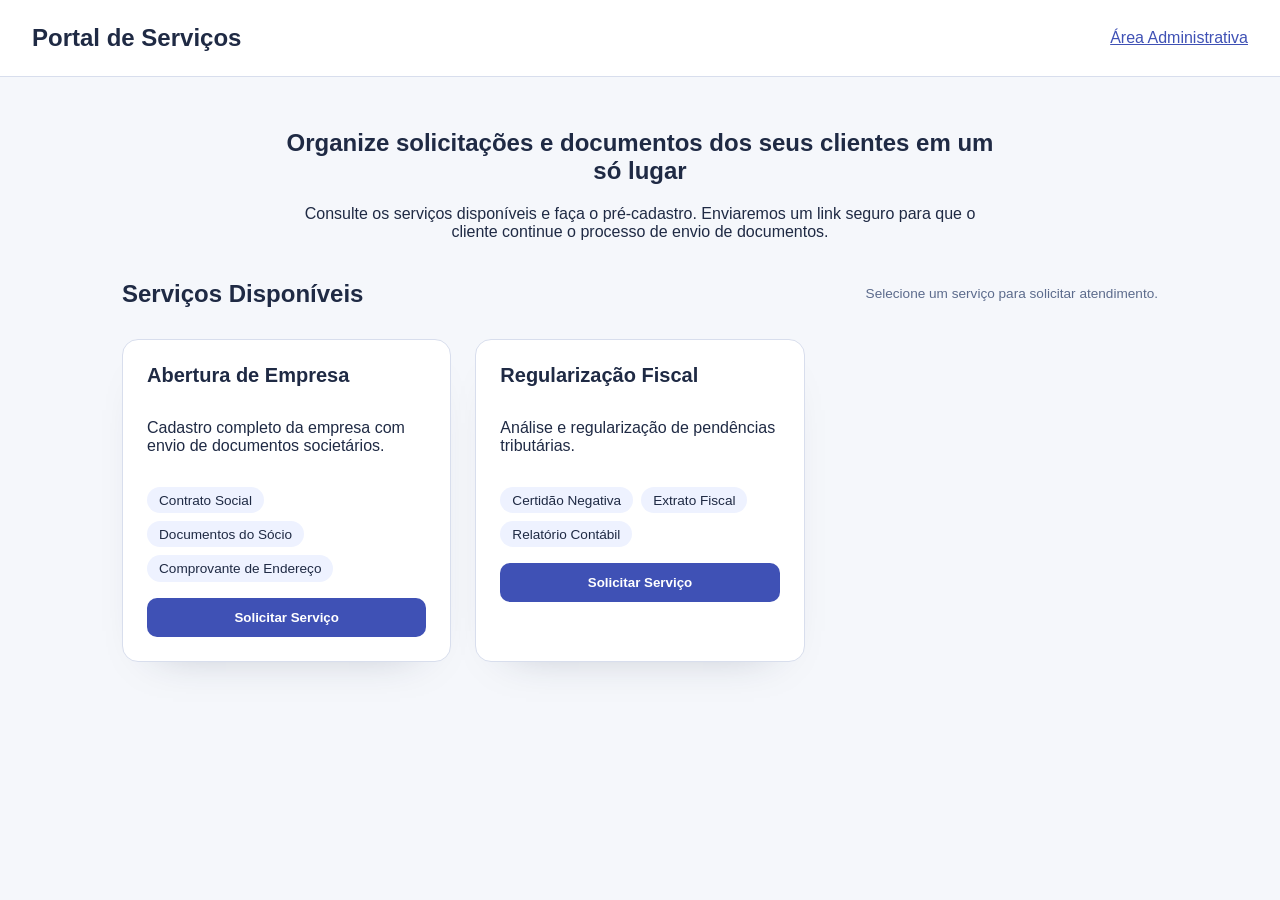
<file: index.html>
<!DOCTYPE html>
<html lang="pt-BR">
  <head>
    <meta charset="UTF-8" />
    <meta name="viewport" content="width=device-width, initial-scale=1" />
    <title>Portal de Serviços - Clientes</title>
    <link rel="stylesheet" href="styles/main.css" />
  </head>
  <body>
    <header>
      <h1>Portal de Serviços</h1>
      <nav>
        <a href="admin.html">Área Administrativa</a>
      </nav>
    </header>
    <main>
      <section class="landing-hero">
        <h2>Organize solicitações e documentos dos seus clientes em um só lugar</h2>
        <p>
          Consulte os serviços disponíveis e faça o pré-cadastro. Enviaremos um link seguro para que o cliente continue o processo de envio de documentos.
        </p>
      </section>
      <section>
        <div class="section-title">
          <h2>Serviços Disponíveis</h2>
          <p class="upload-status">Selecione um serviço para solicitar atendimento.</p>
        </div>
        <div class="landing-services" id="services-list"></div>
      </section>
      <section id="landing-feedback" aria-live="polite"></section>
    </main>
    <div id="modal-root"></div>
    <script type="module" src="scripts/landing.js"></script>
  </body>
</html>
</file>
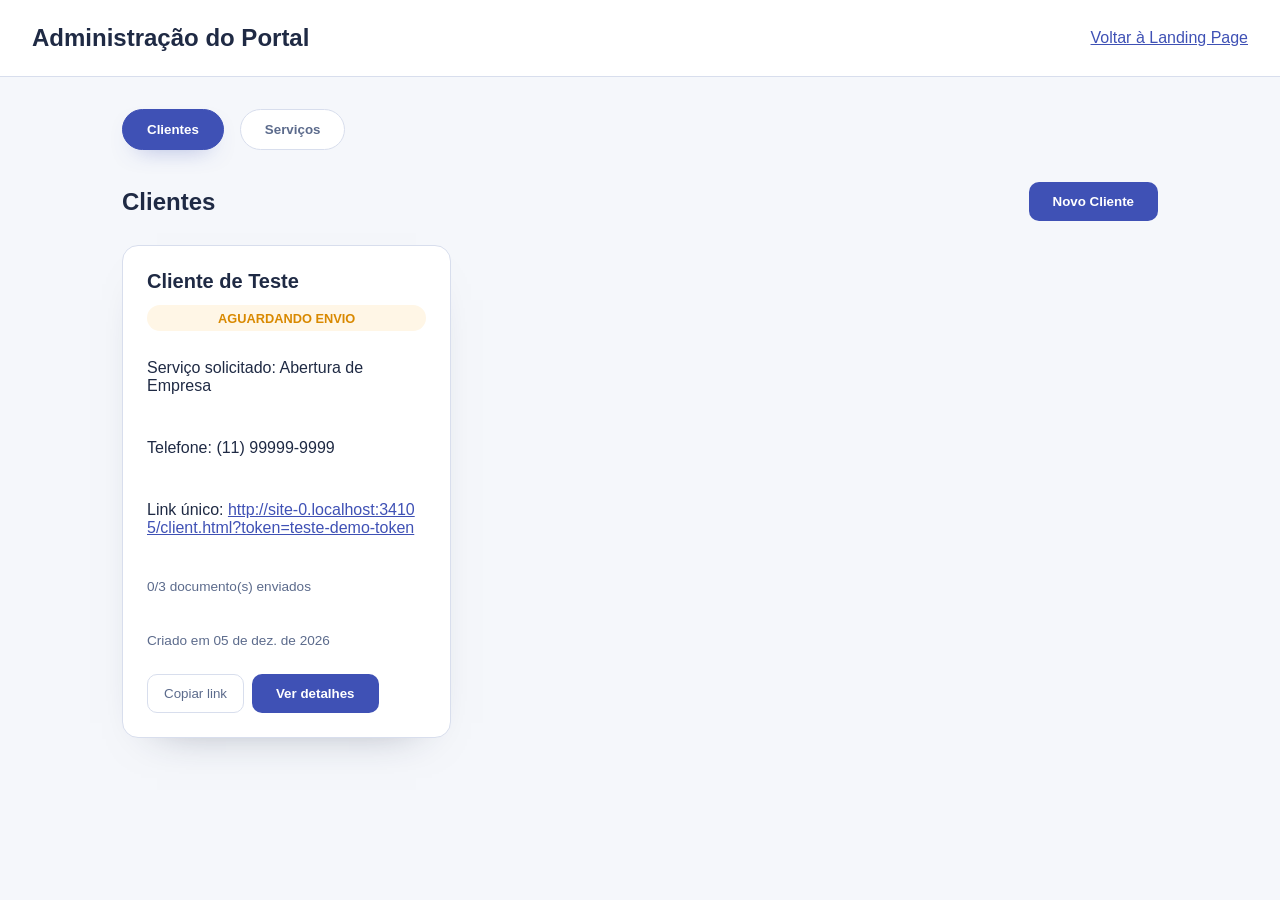
<file: admin.html>
<!DOCTYPE html>
<html lang="pt-BR">
  <head>
    <meta charset="UTF-8" />
    <meta name="viewport" content="width=device-width, initial-scale=1" />
    <title>Administração - Portal de Clientes</title>
    <link rel="stylesheet" href="styles/main.css" />
  </head>
  <body>
    <header>
      <h1>Administração do Portal</h1>
      <nav>
        <a href="index.html">Voltar à Landing Page</a>
      </nav>
    </header>
    <main>
      <div class="tab-bar" role="tablist">
        <button class="tab-button active" data-tab="clients" role="tab">Clientes</button>
        <button class="tab-button" data-tab="services" role="tab">Serviços</button>
      </div>
      <section id="tab-clients" class="tab-panel" role="tabpanel">
        <div class="section-title">
          <h2>Clientes</h2>
          <button class="primary-button" id="new-client">Novo Cliente</button>
        </div>
        <div id="clients-empty" class="alert hidden">Nenhum cliente cadastrado ainda.</div>
        <div id="clients-grid" class="card-grid"></div>
      </section>
      <section id="tab-services" class="tab-panel hidden" role="tabpanel" aria-hidden="true">
        <div class="section-title">
          <h2>Serviços</h2>
          <button class="primary-button" id="new-service">Novo Serviço</button>
        </div>
        <div id="services-empty" class="alert hidden">Cadastre o primeiro serviço para habilitar novos clientes.</div>
        <div id="services-grid" class="card-grid"></div>
      </section>
    </main>
    <div id="modal-root"></div>
    <script type="module" src="scripts/admin.js"></script>
  </body>
</html>
</file>
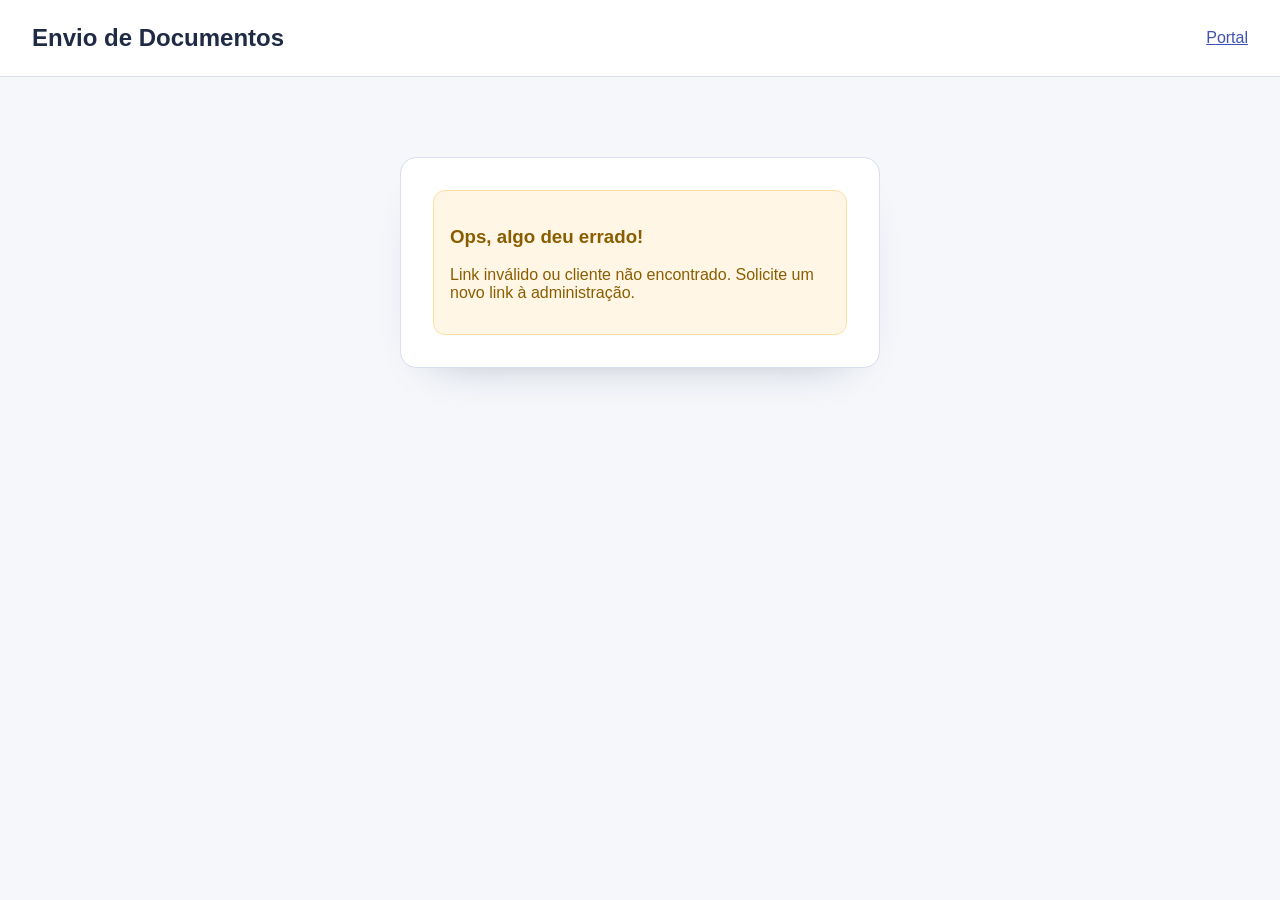
<file: client.html>
<!DOCTYPE html>
<html lang="pt-BR">
  <head>
    <meta charset="UTF-8" />
    <meta name="viewport" content="width=device-width, initial-scale=1" />
    <title>Área do Cliente - Portal de Documentos</title>
    <link rel="stylesheet" href="styles/main.css" />
  </head>
  <body>
    <header>
      <h1>Envio de Documentos</h1>
      <nav>
        <a href="index.html">Portal</a>
      </nav>
    </header>
    <main>
      <section id="client-access" class="client-login" aria-live="polite"></section>
      <section id="client-dashboard" class="client-dashboard hidden" aria-live="polite"></section>
    </main>
    <div id="modal-root"></div>
    <script type="module" src="scripts/client.js"></script>
  </body>
</html>
</file>
<file: styles/main.css>
:root {
  --primary: #3f51b5;
  --primary-dark: #303f9f;
  --accent: #ff9800;
  --bg: #f5f7fb;
  --text: #1f2a44;
  --muted: #5c6b8c;
  --border: #d8deed;
  font-family: 'Inter', Arial, sans-serif;
}

* {
  box-sizing: border-box;
}

body {
  margin: 0;
  background: var(--bg);
  color: var(--text);
  min-height: 100vh;
}

a {
  color: var(--primary);
  word-break: break-all;
}

header {
  background: white;
  border-bottom: 1px solid var(--border);
  padding: 1.5rem 2rem;
  display: flex;
  align-items: center;
  justify-content: space-between;
}

header h1 {
  margin: 0;
  font-size: 1.5rem;
}

main {
  padding: 2rem;
  max-width: 1100px;
  margin: 0 auto;
}

.tab-bar {
  display: flex;
  gap: 1rem;
  margin-bottom: 2rem;
}

.tab-button {
  padding: 0.75rem 1.5rem;
  border-radius: 999px;
  border: 1px solid var(--border);
  background: white;
  color: var(--muted);
  font-weight: 600;
  cursor: pointer;
  transition: all 0.2s ease;
}

.tab-button.active {
  background: var(--primary);
  border-color: var(--primary);
  color: white;
  box-shadow: 0 10px 25px -15px rgba(63, 81, 181, 0.7);
}

.primary-button {
  background: var(--primary);
  color: white;
  border: none;
  border-radius: 10px;
  padding: 0.75rem 1.5rem;
  font-weight: 600;
  cursor: pointer;
  transition: background 0.2s ease;
}

.primary-button:hover {
  background: var(--primary-dark);
}

.secondary-button {
  background: transparent;
  border: 1px solid var(--border);
  border-radius: 10px;
  padding: 0.5rem 1rem;
  cursor: pointer;
  color: var(--muted);
}

.card-grid {
  display: grid;
  grid-template-columns: repeat(auto-fill, minmax(280px, 1fr));
  gap: 1.5rem;
}

.card {
  background: white;
  border-radius: 16px;
  padding: 1.5rem;
  border: 1px solid var(--border);
  box-shadow: 0 20px 45px -35px rgba(31, 42, 68, 0.5);
  display: flex;
  flex-direction: column;
  gap: 0.75rem;
}

.card h3 {
  margin: 0;
  font-size: 1.25rem;
}

.badge {
  display: inline-flex;
  align-items: center;
  justify-content: center;
  padding: 0.35rem 0.75rem;
  border-radius: 999px;
  font-size: 0.8rem;
  font-weight: 600;
  text-transform: uppercase;
}

.badge.awaiting { background: #fff6e6; color: #d98900; }
.badge.submitted { background: #e6f3ff; color: #0064c8; }
.badge.review { background: #e6f9ff; color: #0096a1; }
.badge.approved { background: #e6ffe9; color: #0f9d58; }
.badge.resubmit { background: #ffe6ea; color: #c2175b; }

.field-group {
  display: flex;
  flex-direction: column;
  gap: 0.4rem;
}

.field-group label {
  font-weight: 600;
  color: var(--muted);
}

.field-group input,
.field-group select,
.field-group textarea {
  padding: 0.7rem 0.9rem;
  border-radius: 10px;
  border: 1px solid var(--border);
  font-size: 1rem;
  width: 100%;
}

.field-group textarea {
  min-height: 110px;
  resize: vertical;
}

.modal-backdrop {
  position: fixed;
  inset: 0;
  background: rgba(15, 23, 42, 0.3);
  display: flex;
  align-items: center;
  justify-content: center;
  z-index: 1000;
}

.modal {
  background: white;
  border-radius: 16px;
  padding: 2rem;
  max-width: 520px;
  width: 100%;
  box-shadow: 0 25px 45px -30px rgba(15, 23, 42, 0.35);
}

.modal h2 {
  margin-top: 0;
}

.modal-actions {
  display: flex;
  justify-content: flex-end;
  gap: 1rem;
  margin-top: 1.5rem;
}

.service-docs {
  display: flex;
  flex-direction: column;
  gap: 0.75rem;
}

.doc-item {
  display: flex;
  gap: 0.75rem;
}

.doc-item input {
  flex: 1;
}

.section-title {
  display: flex;
  justify-content: space-between;
  align-items: center;
  margin-bottom: 1.5rem;
}

.section-title h2 {
  margin: 0;
}

.tag-list {
  display: flex;
  flex-wrap: wrap;
  gap: 0.5rem;
}

.tag {
  background: #eef2ff;
  padding: 0.35rem 0.75rem;
  border-radius: 999px;
  font-size: 0.85rem;
}

.divider {
  height: 1px;
  background: var(--border);
  margin: 1.5rem 0;
}

.alert {
  background: #fff6e6;
  padding: 1rem;
  border-radius: 12px;
  border: 1px solid #ffe0a1;
  color: #8a5d00;
}

.success {
  background: #e6ffe9;
  border: 1px solid #a0e8b5;
  color: #187d3d;
}

.document-row {
  display: grid;
  grid-template-columns: repeat(auto-fit, minmax(140px, 1fr));
  gap: 0.75rem;
  align-items: center;
}

.document-actions {
  display: flex;
  gap: 0.5rem;
}

.upload-status {
  font-size: 0.85rem;
  color: var(--muted);
}

.landing-hero {
  text-align: center;
  max-width: 720px;
  margin: 0 auto 2rem;
}

.landing-services {
  display: grid;
  grid-template-columns: repeat(auto-fill, minmax(260px, 1fr));
  gap: 1.5rem;
}

.landing-card {
  background: white;
  border-radius: 16px;
  padding: 1.5rem;
  border: 1px solid var(--border);
  display: flex;
  flex-direction: column;
  gap: 1rem;
  box-shadow: 0 20px 45px -35px rgba(31, 42, 68, 0.35);
}

.notice {
  padding: 1rem;
  border-radius: 12px;
  background: #f1f5f9;
  border: 1px solid #d0dbea;
  margin-top: 1rem;
}

.client-login {
  max-width: 480px;
  margin: 3rem auto;
  background: white;
  padding: 2rem;
  border-radius: 16px;
  box-shadow: 0 20px 45px -35px rgba(31, 42, 68, 0.45);
  border: 1px solid var(--border);
}

.client-dashboard {
  max-width: 960px;
  margin: 2rem auto 3rem;
  display: grid;
  gap: 1.5rem;
}

.client-doc-card {
  background: white;
  border-radius: 16px;
  padding: 1.5rem;
  border: 1px solid var(--border);
  display: grid;
  gap: 1rem;
}

.client-doc-card h3 {
  margin: 0;
}

.client-doc-row {
  display: flex;
  flex-direction: column;
  gap: 0.5rem;
  padding: 1rem;
  border-radius: 12px;
  border: 1px solid var(--border);
  background: #f8fafc;
}

.client-doc-row.needs_resubmission {
  border-color: #ffb4c9;
  background: #fff3f7;
}

.client-doc-row.approved {
  border-color: #9ae6b4;
  background: #f0fff4;
}

.client-doc-row.submitted,
.client-doc-row.review {
  border-color: #a5d8ff;
  background: #f0f9ff;
}

.client-doc-row .status {
  font-weight: 600;
  font-size: 0.9rem;
}

.client-actions {
  display: flex;
  justify-content: flex-end;
  gap: 1rem;
}

@media (max-width: 640px) {
  header {
    flex-direction: column;
    gap: 1rem;
    align-items: flex-start;
  }

  main {
    padding: 1.5rem;
  }

  .tab-bar {
    flex-wrap: wrap;
  }
}
.hidden { display: none !important; }
ul.upload-status {
  list-style: none;
  padding-left: 0;
  margin: 0;
}
</file>
